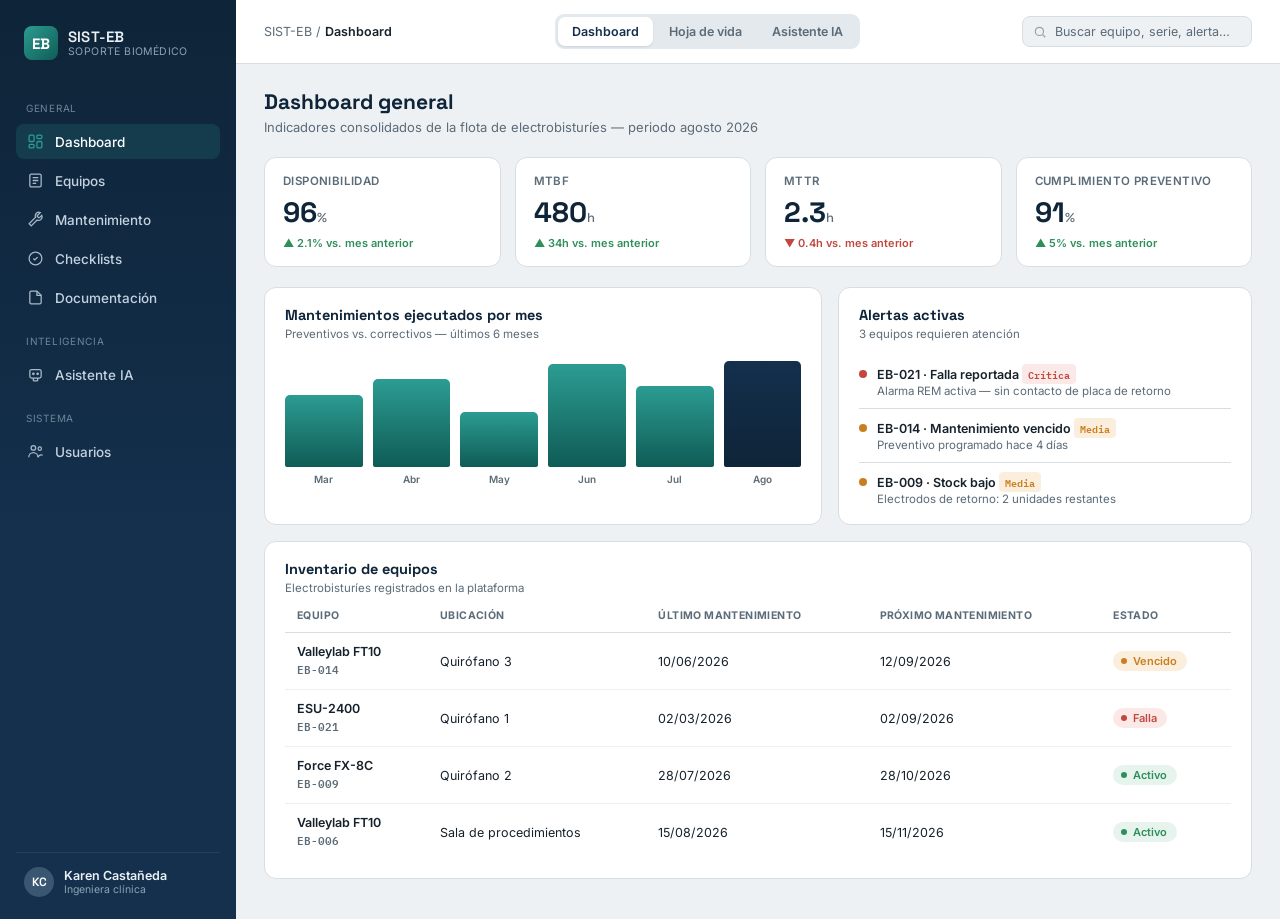
<file: mockups/SIST-EB Mockup Interactivo.html>
<!DOCTYPE html>
<html lang="es">
<head>
<meta charset="UTF-8">
<title>SIST-EB — Mockup de interfaz</title>
<link rel="preconnect" href="https://fonts.googleapis.com">
<link href="https://fonts.googleapis.com/css2?family=Space+Grotesk:wght@500;600;700&family=Inter:wght@400;500;600;700&family=IBM+Plex+Mono:wght@400;500;600&display=swap" rel="stylesheet">
<style>
  :root{
    --navy-950:#0E2438;
    --navy-900:#14304D;
    --navy-800:#1B3F60;
    --teal-700:#0F5C56;
    --teal-600:#1C7C74;
    --teal-500:#2C9C92;
    --bg:#EEF1F4;
    --surface:#FFFFFF;
    --border:#D7DEE3;
    --text:#16212B;
    --text-soft:#5B6B78;
    --ok:#2F8F5B;
    --ok-bg:#E7F4ED;
    --warn:#C97F1E;
    --warn-bg:#FBEEDD;
    --crit:#C2483F;
    --crit-bg:#FBE9E7;
  }
  *{box-sizing:border-box;}
  html,body{margin:0;padding:0;}
  body{
    background:var(--bg);
    color:var(--text);
    font-family:'Inter',sans-serif;
    -webkit-font-smoothing:antialiased;
  }
  .app{
    display:grid;
    grid-template-columns:236px 1fr;
    min-height:100vh;
  }

  /* ---------- SIDEBAR ---------- */
  .sidebar{
    background:linear-gradient(180deg,var(--navy-950),var(--navy-900) 60%);
    color:#EAF1F6;
    padding:22px 16px;
    display:flex;
    flex-direction:column;
    gap:4px;
  }
  .brand{
    display:flex;
    align-items:center;
    gap:10px;
    padding:4px 8px 22px 8px;
  }
  .brand-mark{
    width:34px;height:34px;border-radius:8px;
    background:linear-gradient(135deg,var(--teal-500),var(--teal-700));
    display:flex;align-items:center;justify-content:center;
    font-family:'Space Grotesk',sans-serif;font-weight:700;font-size:15px;color:white;
    flex-shrink:0;
  }
  .brand-text{line-height:1.15;}
  .brand-text .name{font-family:'Space Grotesk',sans-serif;font-weight:600;font-size:15px;letter-spacing:.2px;}
  .brand-text .sub{font-size:10.5px;color:#8CA3B5;letter-spacing:.4px;text-transform:uppercase;}

  .nav-section{font-size:10px;text-transform:uppercase;letter-spacing:.7px;color:#6E8598;margin:16px 10px 6px;}
  .nav-item{
    display:flex;align-items:center;gap:11px;
    padding:9px 11px;border-radius:8px;
    font-size:13.5px;font-weight:500;color:#C3D2DE;
    cursor:pointer;user-select:none;
  }
  .nav-item svg{width:17px;height:17px;flex-shrink:0;opacity:.85;}
  .nav-item:hover{background:rgba(255,255,255,0.06);}
  .nav-item.active{background:rgba(44,156,146,0.18);color:#fff;}
  .nav-item.active svg{opacity:1;color:var(--teal-500);}

  .sidebar-foot{
    margin-top:auto;
    border-top:1px solid rgba(255,255,255,0.08);
    padding-top:14px;
    display:flex;align-items:center;gap:10px;
    padding-left:8px;
  }
  .avatar{
    width:30px;height:30px;border-radius:50%;
    background:#3A5772;color:#fff;font-size:12px;font-weight:600;
    display:flex;align-items:center;justify-content:center;
    font-family:'Space Grotesk',sans-serif;
  }
  .who .n{font-size:12.5px;font-weight:600;color:#EAF1F6;}
  .who .r{font-size:10.5px;color:#8CA3B5;}

  /* ---------- MAIN ---------- */
  .main{display:flex;flex-direction:column;min-height:100vh;}
  .topbar{
    background:var(--surface);
    border-bottom:1px solid var(--border);
    padding:14px 28px;
    display:flex;align-items:center;justify-content:space-between;
  }
  .crumbs{font-size:12.5px;color:var(--text-soft);}
  .crumbs b{color:var(--text);font-weight:600;}
  .tabs{display:flex;gap:2px;background:#E4E9ED;padding:3px;border-radius:9px;}
  .tab-btn{
    border:none;background:transparent;padding:7px 14px;border-radius:7px;
    font-family:'Inter',sans-serif;font-size:12.5px;font-weight:600;color:var(--text-soft);
    cursor:pointer;
  }
  .tab-btn.active{background:var(--surface);color:var(--navy-900);box-shadow:0 1px 2px rgba(20,48,77,.12);}
  .search{
    display:flex;align-items:center;gap:8px;background:var(--bg);border:1px solid var(--border);
    border-radius:8px;padding:7px 10px;font-size:12.5px;color:var(--text-soft);width:230px;
  }
  .search svg{width:14px;height:14px;opacity:.6;flex-shrink:0;}

  .view{padding:24px 28px 40px;flex:1;display:none;}
  .view.active{display:block;}

  h1.page-title{font-family:'Space Grotesk',sans-serif;font-size:21px;margin:0 0 4px;color:var(--navy-950);}
  p.page-sub{font-size:13px;color:var(--text-soft);margin:0 0 22px;}

  /* KPI cards */
  .kpi-row{display:grid;grid-template-columns:repeat(4,1fr);gap:14px;margin-bottom:20px;}
  .kpi{
    background:var(--surface);border:1px solid var(--border);border-radius:12px;
    padding:16px 18px;position:relative;overflow:hidden;
  }
  .kpi .label{font-size:11.5px;color:var(--text-soft);font-weight:600;text-transform:uppercase;letter-spacing:.4px;}
  .kpi .value{font-family:'Space Grotesk',sans-serif;font-size:28px;font-weight:700;color:var(--navy-950);margin-top:6px;}
  .kpi .unit{font-size:13px;font-weight:500;color:var(--text-soft);}
  .kpi .delta{font-size:11px;margin-top:6px;font-weight:600;}
  .kpi .delta.up{color:var(--ok);}
  .kpi .delta.down{color:var(--crit);}
  .kpi .spark{position:absolute;right:14px;bottom:12px;opacity:.9;}

  .grid-2{display:grid;grid-template-columns:1.35fr 1fr;gap:16px;margin-bottom:16px;}
  .card{background:var(--surface);border:1px solid var(--border);border-radius:12px;padding:18px 20px;}
  .card h3{font-family:'Space Grotesk',sans-serif;font-size:14.5px;margin:0 0 3px;color:var(--navy-950);}
  .card .card-sub{font-size:11.5px;color:var(--text-soft);margin:0 0 14px;}

  /* bar chart */
  .bars{display:flex;align-items:flex-end;gap:10px;height:130px;padding-top:6px;}
  .bar-col{flex:1;display:flex;flex-direction:column;align-items:center;justify-content:flex-end;height:100%;gap:6px;}
  .bar{width:100%;border-radius:5px 5px 2px 2px;background:linear-gradient(180deg,var(--teal-500),var(--teal-700));}
  .bar-col .m{font-size:10px;color:var(--text-soft);font-weight:600;}

  /* alerts list */
  .alert-item{display:flex;gap:10px;align-items:flex-start;padding:10px 0;border-bottom:1px solid var(--border);}
  .alert-item:last-child{border-bottom:none;padding-bottom:0;}
  .dot{width:8px;height:8px;border-radius:50%;margin-top:5px;flex-shrink:0;}
  .dot.crit{background:var(--crit);} .dot.warn{background:var(--warn);}
  .alert-item .t{font-size:12.5px;font-weight:600;color:var(--text);}
  .alert-item .d{font-size:11.5px;color:var(--text-soft);margin-top:1px;}
  .tag{font-size:10px;font-family:'IBM Plex Mono',monospace;padding:1px 6px;border-radius:4px;font-weight:600;}
  .tag.crit{background:var(--crit-bg);color:var(--crit);}
  .tag.warn{background:var(--warn-bg);color:var(--warn);}

  /* equipment table */
  table{width:100%;border-collapse:collapse;font-size:12.5px;}
  th{
    text-align:left;font-size:10.5px;text-transform:uppercase;letter-spacing:.4px;
    color:var(--text-soft);padding:0 12px 10px;font-weight:700;border-bottom:1px solid var(--border);
  }
  td{padding:11px 12px;border-bottom:1px solid #EDF0F2;vertical-align:middle;}
  tr:last-child td{border-bottom:none;}
  .id-mono{font-family:'IBM Plex Mono',monospace;font-size:12px;color:var(--navy-900);font-weight:600;}
  .status-pill{
    display:inline-flex;align-items:center;gap:6px;padding:3px 10px 3px 8px;border-radius:20px;
    font-size:11px;font-weight:600;
  }
  .status-pill.ok{background:var(--ok-bg);color:var(--ok);}
  .status-pill.warn{background:var(--warn-bg);color:var(--warn);}
  .status-pill.crit{background:var(--crit-bg);color:var(--crit);}
  .status-pill .sd{width:6px;height:6px;border-radius:50%;background:currentColor;}
  .row-name{font-weight:600;color:var(--text);}
  .row-sub{font-size:11px;color:var(--text-soft);}

  /* ---------- HOJA DE VIDA ---------- */
  .eq-header{
    background:var(--surface);border:1px solid var(--border);border-radius:14px;
    padding:22px 24px;display:flex;gap:22px;margin-bottom:16px;
  }
  .eq-photo{
    width:120px;height:120px;border-radius:12px;flex-shrink:0;
    background:
      radial-gradient(circle at 30% 30%, #2C9C92 0%, #14304D 70%);
    display:flex;align-items:center;justify-content:center;color:#fff;
  }
  .eq-info{flex:1;}
  .eq-info .eq-name-row{display:flex;align-items:center;gap:10px;margin-bottom:2px;}
  .eq-info h2{font-family:'Space Grotesk',sans-serif;font-size:19px;margin:0;color:var(--navy-950);}
  .eq-info .eq-id{font-family:'IBM Plex Mono',monospace;font-size:12px;color:var(--text-soft);margin-bottom:14px;}
  .spec-grid{display:grid;grid-template-columns:repeat(4,1fr);gap:14px;margin-top:12px;}
  .spec-grid .s-label{font-size:10px;text-transform:uppercase;letter-spacing:.4px;color:var(--text-soft);font-weight:700;}
  .spec-grid .s-val{font-size:13px;font-weight:600;color:var(--text);margin-top:2px;}
  .qr-box{
    width:110px;height:110px;flex-shrink:0;background:var(--surface);border:1px solid var(--border);
    border-radius:10px;display:flex;align-items:center;justify-content:center;flex-direction:column;gap:6px;
  }

  .vitals{display:grid;grid-template-columns:repeat(3,1fr);gap:14px;margin-bottom:16px;}
  .vital-card{background:var(--navy-900);border-radius:12px;padding:14px 16px;color:#EAF1F6;position:relative;overflow:hidden;}
  .vital-card .vl{font-size:10.5px;text-transform:uppercase;letter-spacing:.5px;color:#9FB6C6;font-weight:600;}
  .vital-card .vv{font-family:'IBM Plex Mono',monospace;font-size:22px;font-weight:600;margin-top:4px;color:#fff;}
  .vital-card .vv span{font-size:12px;color:#9FB6C6;}
  .wave{margin-top:8px;opacity:.85;}

  .sub-tabs{display:flex;gap:22px;border-bottom:1px solid var(--border);margin-bottom:16px;}
  .sub-tab{padding:9px 2px;font-size:13px;font-weight:600;color:var(--text-soft);cursor:pointer;border-bottom:2px solid transparent;}
  .sub-tab.active{color:var(--navy-950);border-bottom-color:var(--teal-600);}

  .timeline{display:flex;flex-direction:column;}
  .t-item{display:flex;gap:14px;padding-bottom:20px;position:relative;}
  .t-item:not(:last-child)::before{
    content:"";position:absolute;left:5.5px;top:16px;bottom:0;width:1.5px;background:var(--border);
  }
  .t-dot{width:12px;height:12px;border-radius:50%;margin-top:3px;flex-shrink:0;border:2px solid var(--surface);box-shadow:0 0 0 1.5px currentColor;}
  .t-dot.ok{color:var(--ok);background:var(--ok);}
  .t-dot.warn{color:var(--warn);background:var(--warn);}
  .t-body .t-title{font-size:13px;font-weight:600;color:var(--text);}
  .t-body .t-meta{font-size:11.5px;color:var(--text-soft);margin-top:1px;}
  .t-body .t-desc{font-size:12px;color:var(--text-soft);margin-top:5px;background:var(--bg);padding:8px 10px;border-radius:8px;}

  /* ---------- ASISTENTE IA ---------- */
  .chat-wrap{display:grid;grid-template-columns:1fr 260px;gap:16px;}
  .chat-panel{background:var(--surface);border:1px solid var(--border);border-radius:14px;display:flex;flex-direction:column;height:600px;}
  .chat-head{padding:14px 18px;border-bottom:1px solid var(--border);display:flex;align-items:center;gap:10px;}
  .chat-head .ai-dot{width:9px;height:9px;border-radius:50%;background:var(--ok);box-shadow:0 0 0 3px var(--ok-bg);}
  .chat-head b{font-size:13.5px;}
  .chat-head span{font-size:11.5px;color:var(--text-soft);}
  .chat-body{flex:1;padding:18px;overflow-y:auto;display:flex;flex-direction:column;gap:14px;}
  .msg{max-width:78%;padding:12px 14px;border-radius:12px;font-size:13px;line-height:1.5;}
  .msg.user{align-self:flex-end;background:var(--navy-900);color:#fff;border-bottom-right-radius:3px;}
  .msg.ai{align-self:flex-start;background:var(--bg);color:var(--text);border-bottom-left-radius:3px;}
  .msg.ai .cite{
    margin-top:9px;padding-top:8px;border-top:1px solid var(--border);
    font-size:11px;color:var(--teal-700);font-weight:600;display:flex;align-items:center;gap:5px;
  }
  .chat-input{padding:14px 16px;border-top:1px solid var(--border);display:flex;gap:10px;align-items:center;}
  .chat-input input{
    flex:1;border:1px solid var(--border);background:var(--bg);border-radius:9px;padding:10px 12px;
    font-family:'Inter';font-size:13px;color:var(--text);
  }
  .send-btn{
    background:var(--teal-600);border:none;width:38px;height:38px;border-radius:9px;
    display:flex;align-items:center;justify-content:center;cursor:pointer;flex-shrink:0;
  }
  .send-btn svg{width:16px;height:16px;color:#fff;}

  .side-panel .card{margin-bottom:14px;}
  .doc-chip{display:flex;align-items:center;gap:9px;padding:8px 0;border-bottom:1px solid #EDF0F2;font-size:12px;}
  .doc-chip:last-child{border-bottom:none;}
  .doc-ic{width:26px;height:26px;border-radius:6px;background:var(--teal-500);color:#fff;display:flex;align-items:center;justify-content:center;flex-shrink:0;}
  .doc-name{font-weight:600;color:var(--text);}
  .doc-meta{font-size:10.5px;color:var(--text-soft);}
  .suggestion{
    font-size:12px;padding:9px 11px;border:1px solid var(--border);border-radius:9px;margin-bottom:8px;
    color:var(--navy-900);font-weight:500;cursor:pointer;
  }
  .suggestion:hover{border-color:var(--teal-500);background:#F3FAF9;}

  ::-webkit-scrollbar{width:8px;}
  ::-webkit-scrollbar-thumb{background:#C7D1D8;border-radius:8px;}
</style>
</head>
<body>
<div class="app">

  <!-- SIDEBAR -->
  <aside class="sidebar">
    <div class="brand">
      <div class="brand-mark">EB</div>
      <div class="brand-text">
        <div class="name">SIST-EB</div>
        <div class="sub">Soporte Biomédico</div>
      </div>
    </div>

    <div class="nav-section">General</div>
    <div class="nav-item active" onclick="showView('dashboard')">
      <svg viewBox="0 0 24 24" fill="none" stroke="currentColor" stroke-width="1.8"><rect x="3" y="3" width="7" height="9" rx="1.5"/><rect x="14" y="3" width="7" height="5" rx="1.5"/><rect x="14" y="12" width="7" height="9" rx="1.5"/><rect x="3" y="16" width="7" height="5" rx="1.5"/></svg>
      Dashboard
    </div>
    <div class="nav-item" onclick="showView('ficha')">
      <svg viewBox="0 0 24 24" fill="none" stroke="currentColor" stroke-width="1.8"><rect x="4" y="3" width="16" height="18" rx="2"/><path d="M8 8h8M8 12h8M8 16h5"/></svg>
      Equipos
    </div>
    <div class="nav-item">
      <svg viewBox="0 0 24 24" fill="none" stroke="currentColor" stroke-width="1.8"><path d="M14.7 6.3a1 1 0 000 1.4l1.6 1.6a1 1 0 001.4 0l3.1-3.1a5 5 0 01-6.6 6.6L6 21l-3-3 9.2-9.2a5 5 0 016.6-6.6l-3.1 3.1z"/></svg>
      Mantenimiento
    </div>
    <div class="nav-item">
      <svg viewBox="0 0 24 24" fill="none" stroke="currentColor" stroke-width="1.8"><path d="M9 12l2 2 4-4"/><circle cx="12" cy="12" r="9"/></svg>
      Checklists
    </div>
    <div class="nav-item">
      <svg viewBox="0 0 24 24" fill="none" stroke="currentColor" stroke-width="1.8"><path d="M14 3H6a2 2 0 00-2 2v14a2 2 0 002 2h12a2 2 0 002-2V9z"/><path d="M14 3v6h6"/></svg>
      Documentación
    </div>

    <div class="nav-section">Inteligencia</div>
    <div class="nav-item" onclick="showView('asistente')">
      <svg viewBox="0 0 24 24" fill="none" stroke="currentColor" stroke-width="1.8"><rect x="4" y="5" width="16" height="12" rx="2.5"/><path d="M9 21h6M9 17v4M15 17v4"/><circle cx="9" cy="11" r="1"/><circle cx="15" cy="11" r="1"/></svg>
      Asistente IA
    </div>

    <div class="nav-section">Sistema</div>
    <div class="nav-item">
      <svg viewBox="0 0 24 24" fill="none" stroke="currentColor" stroke-width="1.8"><circle cx="9" cy="7" r="3.2"/><path d="M2.5 20a6.5 6.5 0 0113 0"/><circle cx="18" cy="8" r="2.4"/><path d="M15.5 20a5 5 0 016.7-2.7"/></svg>
      Usuarios
    </div>

    <div class="sidebar-foot">
      <div class="avatar">KC</div>
      <div class="who">
        <div class="n">Karen Castañeda</div>
        <div class="r">Ingeniera clínica</div>
      </div>
    </div>
  </aside>

  <!-- MAIN -->
  <div class="main">
    <div class="topbar">
      <div class="crumbs" id="crumbs">SIST-EB / <b>Dashboard</b></div>
      <div class="tabs">
        <button class="tab-btn active" onclick="showView('dashboard')">Dashboard</button>
        <button class="tab-btn" onclick="showView('ficha')">Hoja de vida</button>
        <button class="tab-btn" onclick="showView('asistente')">Asistente IA</button>
      </div>
      <div class="search">
        <svg viewBox="0 0 24 24" fill="none" stroke="currentColor" stroke-width="2"><circle cx="11" cy="11" r="7"/><path d="M21 21l-4.3-4.3"/></svg>
        Buscar equipo, serie, alerta…
      </div>
    </div>

    <!-- ===================== DASHBOARD ===================== -->
    <div class="view active" id="view-dashboard">
      <h1 class="page-title">Dashboard general</h1>
      <p class="page-sub">Indicadores consolidados de la flota de electrobisturíes — periodo agosto 2026</p>

      <div class="kpi-row">
        <div class="kpi">
          <div class="label">Disponibilidad</div>
          <div class="value">96<span class="unit">%</span></div>
          <div class="delta up">▲ 2.1% vs. mes anterior</div>
        </div>
        <div class="kpi">
          <div class="label">MTBF</div>
          <div class="value">480<span class="unit">h</span></div>
          <div class="delta up">▲ 34h vs. mes anterior</div>
        </div>
        <div class="kpi">
          <div class="label">MTTR</div>
          <div class="value">2.3<span class="unit">h</span></div>
          <div class="delta down">▼ 0.4h vs. mes anterior</div>
        </div>
        <div class="kpi">
          <div class="label">Cumplimiento preventivo</div>
          <div class="value">91<span class="unit">%</span></div>
          <div class="delta up">▲ 5% vs. mes anterior</div>
        </div>
      </div>

      <div class="grid-2">
        <div class="card">
          <h3>Mantenimientos ejecutados por mes</h3>
          <p class="card-sub">Preventivos vs. correctivos — últimos 6 meses</p>
          <div class="bars">
            <div class="bar-col"><div class="bar" style="height:58%"></div><div class="m">Mar</div></div>
            <div class="bar-col"><div class="bar" style="height:71%"></div><div class="m">Abr</div></div>
            <div class="bar-col"><div class="bar" style="height:44%"></div><div class="m">May</div></div>
            <div class="bar-col"><div class="bar" style="height:83%"></div><div class="m">Jun</div></div>
            <div class="bar-col"><div class="bar" style="height:65%"></div><div class="m">Jul</div></div>
            <div class="bar-col"><div class="bar" style="height:95%;background:linear-gradient(180deg,#14304D,#0E2438);"></div><div class="m">Ago</div></div>
          </div>
        </div>

        <div class="card">
          <h3>Alertas activas</h3>
          <p class="card-sub">3 equipos requieren atención</p>
          <div class="alert-item">
            <div class="dot crit"></div>
            <div>
              <div class="t">EB-021 · Falla reportada <span class="tag crit">Crítica</span></div>
              <div class="d">Alarma REM activa — sin contacto de placa de retorno</div>
            </div>
          </div>
          <div class="alert-item">
            <div class="dot warn"></div>
            <div>
              <div class="t">EB-014 · Mantenimiento vencido <span class="tag warn">Media</span></div>
              <div class="d">Preventivo programado hace 4 días</div>
            </div>
          </div>
          <div class="alert-item">
            <div class="dot warn"></div>
            <div>
              <div class="t">EB-009 · Stock bajo <span class="tag warn">Media</span></div>
              <div class="d">Electrodos de retorno: 2 unidades restantes</div>
            </div>
          </div>
        </div>
      </div>

      <div class="card">
        <h3>Inventario de equipos</h3>
        <p class="card-sub">Electrobisturíes registrados en la plataforma</p>
        <table>
          <thead>
            <tr><th>Equipo</th><th>Ubicación</th><th>Último mantenimiento</th><th>Próximo mantenimiento</th><th>Estado</th></tr>
          </thead>
          <tbody>
            <tr>
              <td><span class="row-name">Valleylab FT10</span><br><span class="row-sub id-mono">EB-014</span></td>
              <td>Quirófano 3</td>
              <td>10/06/2026</td>
              <td>12/09/2026</td>
              <td><span class="status-pill warn"><span class="sd"></span>Vencido</span></td>
            </tr>
            <tr>
              <td><span class="row-name">ESU-2400</span><br><span class="row-sub id-mono">EB-021</span></td>
              <td>Quirófano 1</td>
              <td>02/03/2026</td>
              <td>02/09/2026</td>
              <td><span class="status-pill crit"><span class="sd"></span>Falla</span></td>
            </tr>
            <tr>
              <td><span class="row-name">Force FX-8C</span><br><span class="row-sub id-mono">EB-009</span></td>
              <td>Quirófano 2</td>
              <td>28/07/2026</td>
              <td>28/10/2026</td>
              <td><span class="status-pill ok"><span class="sd"></span>Activo</span></td>
            </tr>
            <tr>
              <td><span class="row-name">Valleylab FT10</span><br><span class="row-sub id-mono">EB-006</span></td>
              <td>Sala de procedimientos</td>
              <td>15/08/2026</td>
              <td>15/11/2026</td>
              <td><span class="status-pill ok"><span class="sd"></span>Activo</span></td>
            </tr>
          </tbody>
        </table>
      </div>
    </div>

    <!-- ===================== FICHA / HOJA DE VIDA ===================== -->
    <div class="view" id="view-ficha">
      <h1 class="page-title">Hoja de vida del equipo</h1>
      <p class="page-sub">Ficha técnica, historial y documentación del electrobisturí</p>

      <div class="eq-header">
        <div class="eq-photo">
          <svg width="46" height="46" viewBox="0 0 24 24" fill="none" stroke="white" stroke-width="1.6"><path d="M6 3v6a3 3 0 003 3v9M12 21v-9a3 3 0 003-3V3M18 3v18"/></svg>
        </div>
        <div class="eq-info">
          <div class="eq-name-row">
            <h2>Electrobisturí — Valleylab FT10</h2>
            <span class="status-pill warn"><span class="sd"></span>Mantenimiento vencido</span>
          </div>
          <div class="eq-id">ID EB-014 &nbsp;·&nbsp; Serie VLB-FT10-000123</div>
          <div class="spec-grid">
            <div><div class="s-label">Fabricante</div><div class="s-val">Medtronic</div></div>
            <div><div class="s-label">Año</div><div class="s-val">2019</div></div>
            <div><div class="s-label">Servicio</div><div class="s-val">Cirugía general</div></div>
            <div><div class="s-label">Ubicación</div><div class="s-val">Quirófano 3</div></div>
          </div>
        </div>
        <div class="qr-box">
          <svg width="54" height="54" viewBox="0 0 54 54"><rect width="54" height="54" fill="white"/>
            <g fill="#14304D">
              <rect x="2" y="2" width="14" height="14"/><rect x="6" y="6" width="6" height="6" fill="white"/>
              <rect x="38" y="2" width="14" height="14"/><rect x="42" y="6" width="6" height="6" fill="white"/>
              <rect x="2" y="38" width="14" height="14"/><rect x="6" y="42" width="6" height="6" fill="white"/>
              <rect x="20" y="2" width="4" height="4"/><rect x="28" y="2" width="4" height="4"/>
              <rect x="20" y="10" width="4" height="4"/><rect x="20" y="20" width="4" height="4"/>
              <rect x="28" y="20" width="4" height="4"/><rect x="36" y="20" width="4" height="4"/>
              <rect x="44" y="24" width="4" height="4"/><rect x="20" y="28" width="4" height="4"/>
              <rect x="20" y="36" width="4" height="4"/><rect x="28" y="36" width="4" height="4"/>
              <rect x="36" y="36" width="4" height="4"/><rect x="44" y="40" width="4" height="4"/>
              <rect x="28" y="44" width="4" height="4"/><rect x="36" y="44" width="4" height="4"/>
            </g>
          </svg>
          <span style="font-size:9.5px;color:var(--text-soft);font-weight:600;">EB-014</span>
        </div>
      </div>

      <div class="vitals">
        <div class="vital-card">
          <div class="vl">Corriente de fuga</div>
          <div class="vv">42<span> µA</span></div>
          <svg class="wave" width="100%" height="26" viewBox="0 0 200 26" preserveAspectRatio="none"><polyline points="0,18 20,10 40,20 60,6 80,16 100,9 120,19 140,8 160,17 180,11 200,15" fill="none" stroke="#2C9C92" stroke-width="2"/></svg>
        </div>
        <div class="vital-card">
          <div class="vl">Potencia de salida</div>
          <div class="vv">98<span>% spec</span></div>
          <svg class="wave" width="100%" height="26" viewBox="0 0 200 26" preserveAspectRatio="none"><polyline points="0,14 20,15 40,13 60,14 80,12 100,14 120,13 140,14 160,12 180,13 200,14" fill="none" stroke="#2C9C92" stroke-width="2"/></svg>
        </div>
        <div class="vital-card">
          <div class="vl">Contacto placa REM</div>
          <div class="vv">OK</div>
          <svg class="wave" width="100%" height="26" viewBox="0 0 200 26" preserveAspectRatio="none"><polyline points="0,20 20,19 40,20 60,18 80,20 100,19 120,20 140,19 160,20 180,18 200,19" fill="none" stroke="#2C9C92" stroke-width="2"/></svg>
        </div>
      </div>

      <div class="sub-tabs">
        <div class="sub-tab active">Historial de mantenimiento</div>
        <div class="sub-tab">Accesorios e inventario</div>
        <div class="sub-tab">Documentación técnica</div>
      </div>

      <div class="card">
        <div class="timeline">
          <div class="t-item">
            <div class="t-dot warn"></div>
            <div class="t-body">
              <div class="t-title">Mantenimiento preventivo — pendiente</div>
              <div class="t-meta">Programado 12/09/2026 · Vencido hace 4 días</div>
            </div>
          </div>
          <div class="t-item">
            <div class="t-dot ok"></div>
            <div class="t-body">
              <div class="t-title">Mantenimiento preventivo — ejecutado</div>
              <div class="t-meta">10/06/2026 · Téc. Camila Rojas</div>
              <div class="t-desc">Verificación de seguridad eléctrica: fuga de corriente 38 µA (dentro de especificación). Prueba de potencia de salida conforme. Sin hallazgos.</div>
            </div>
          </div>
          <div class="t-item">
            <div class="t-dot warn"></div>
            <div class="t-body">
              <div class="t-title">Mantenimiento correctivo — placa de retorno</div>
              <div class="t-meta">02/03/2026 · Téc. Andrés Peña</div>
              <div class="t-desc">Reemplazo de cable de la placa de retorno por daño en el conector. Se validó alarma REM tras la intervención.</div>
            </div>
          </div>
        </div>
      </div>
    </div>

    <!-- ===================== ASISTENTE IA ===================== -->
    <div class="view" id="view-asistente">
      <h1 class="page-title">Asistente técnico IA</h1>
      <p class="page-sub">Responde únicamente con base en la documentación cargada del equipo, citando la fuente</p>

      <div class="chat-wrap">
        <div class="chat-panel">
          <div class="chat-head">
            <div class="ai-dot"></div>
            <div>
              <b>Asistente SIST-EB</b><br>
              <span>Contexto activo: Electrobisturí EB-014 · Valleylab FT10</span>
            </div>
          </div>
          <div class="chat-body">
            <div class="msg user">¿Qué significa la alarma REM?</div>
            <div class="msg ai">
              La alarma REM (Return Electrode Monitoring) indica que el sistema detectó un contacto insuficiente entre la placa de retorno y la piel del paciente. Esto puede deberse a un electrodo mal adherido, un cable dañado o un área de contacto insuficiente.<br><br>
              Acción recomendada: verificar la adhesión de la placa, inspeccionar el cable de conexión y confirmar que el área de piel esté limpia y seca antes de reintentar.
              <div class="cite">
                <svg width="12" height="12" viewBox="0 0 24 24" fill="none" stroke="currentColor" stroke-width="2"><path d="M14 3H6a2 2 0 00-2 2v14a2 2 0 002 2h12a2 2 0 002-2V9z"/><path d="M14 3v6h6"/></svg>
                Manual de servicio Valleylab FT10 — sección 4.2
              </div>
            </div>
            <div class="msg user">¿Qué mantenimiento preventivo requiere este equipo?</div>
            <div class="msg ai">
              Según el protocolo cargado, el electrobisturí requiere mantenimiento preventivo trimestral que incluye: prueba de fuga de corriente, verificación de potencia de salida en los modos de corte y coagulación, inspección de cables y electrodos, y prueba funcional del sistema REM.
              <div class="cite">
                <svg width="12" height="12" viewBox="0 0 24 24" fill="none" stroke="currentColor" stroke-width="2"><path d="M14 3H6a2 2 0 00-2 2v14a2 2 0 002 2h12a2 2 0 002-2V9z"/><path d="M14 3v6h6"/></svg>
                Protocolo de mantenimiento preventivo — v2.1
              </div>
            </div>
          </div>
          <div class="chat-input">
            <input type="text" placeholder="Escribe tu pregunta sobre este equipo…">
            <button class="send-btn">
              <svg viewBox="0 0 24 24" fill="none" stroke="currentColor" stroke-width="2"><path d="M22 2L11 13M22 2l-7 20-4-9-9-4 20-7z"/></svg>
            </button>
          </div>
        </div>

        <div class="side-panel">
          <div class="card">
            <h3>Documentos cargados</h3>
            <p class="card-sub">Base de conocimiento del equipo</p>
            <div class="doc-chip">
              <div class="doc-ic"><svg width="13" height="13" viewBox="0 0 24 24" fill="none" stroke="white" stroke-width="2"><path d="M14 3H6a2 2 0 00-2 2v14a2 2 0 002 2h12a2 2 0 002-2V9z"/></svg></div>
              <div><div class="doc-name">Manual de servicio FT10</div><div class="doc-meta">PDF · 84 páginas</div></div>
            </div>
            <div class="doc-chip">
              <div class="doc-ic"><svg width="13" height="13" viewBox="0 0 24 24" fill="none" stroke="white" stroke-width="2"><path d="M14 3H6a2 2 0 00-2 2v14a2 2 0 002 2h12a2 2 0 002-2V9z"/></svg></div>
              <div><div class="doc-name">Protocolo preventivo v2.1</div><div class="doc-meta">PDF · 12 páginas</div></div>
            </div>
            <div class="doc-chip">
              <div class="doc-ic"><svg width="13" height="13" viewBox="0 0 24 24" fill="none" stroke="white" stroke-width="2"><path d="M14 3H6a2 2 0 00-2 2v14a2 2 0 002 2h12a2 2 0 002-2V9z"/></svg></div>
              <div><div class="doc-name">IEC 60601-2-2 (resumen)</div><div class="doc-meta">PDF · 6 páginas</div></div>
            </div>
          </div>

          <div class="card">
            <h3>Preguntas sugeridas</h3>
            <div class="suggestion">¿Qué IEC aplica a este equipo?</div>
            <div class="suggestion">¿Qué instrumento necesito para la prueba de fuga?</div>
            <div class="suggestion">¿Cada cuánto se cambia el cable REM?</div>
          </div>
        </div>
      </div>
    </div>

  </div>
</div>

<script>
function showView(name){
  document.querySelectorAll('.view').forEach(v => v.classList.remove('active'));
  document.getElementById('view-' + name).classList.add('active');
  document.querySelectorAll('.tab-btn').forEach(b => b.classList.remove('active'));
  document.querySelectorAll('.nav-item').forEach(b => b.classList.remove('active'));
  const idx = {dashboard:0, ficha:1, asistente:2}[name];
  document.querySelectorAll('.tab-btn')[idx].classList.add('active');
  const labels = {dashboard:'Dashboard', ficha:'Hoja de vida', asistente:'Asistente IA'};
  document.getElementById('crumbs').innerHTML = 'SIST-EB / <b>' + labels[name] + '</b>';
  if(name==='dashboard') document.querySelectorAll('.nav-item')[0].classList.add('active');
  if(name==='ficha') document.querySelectorAll('.nav-item')[1].classList.add('active');
  if(name==='asistente') document.querySelectorAll('.nav-item')[4].classList.add('active');
}
</script>
</body>
</html>
</file>
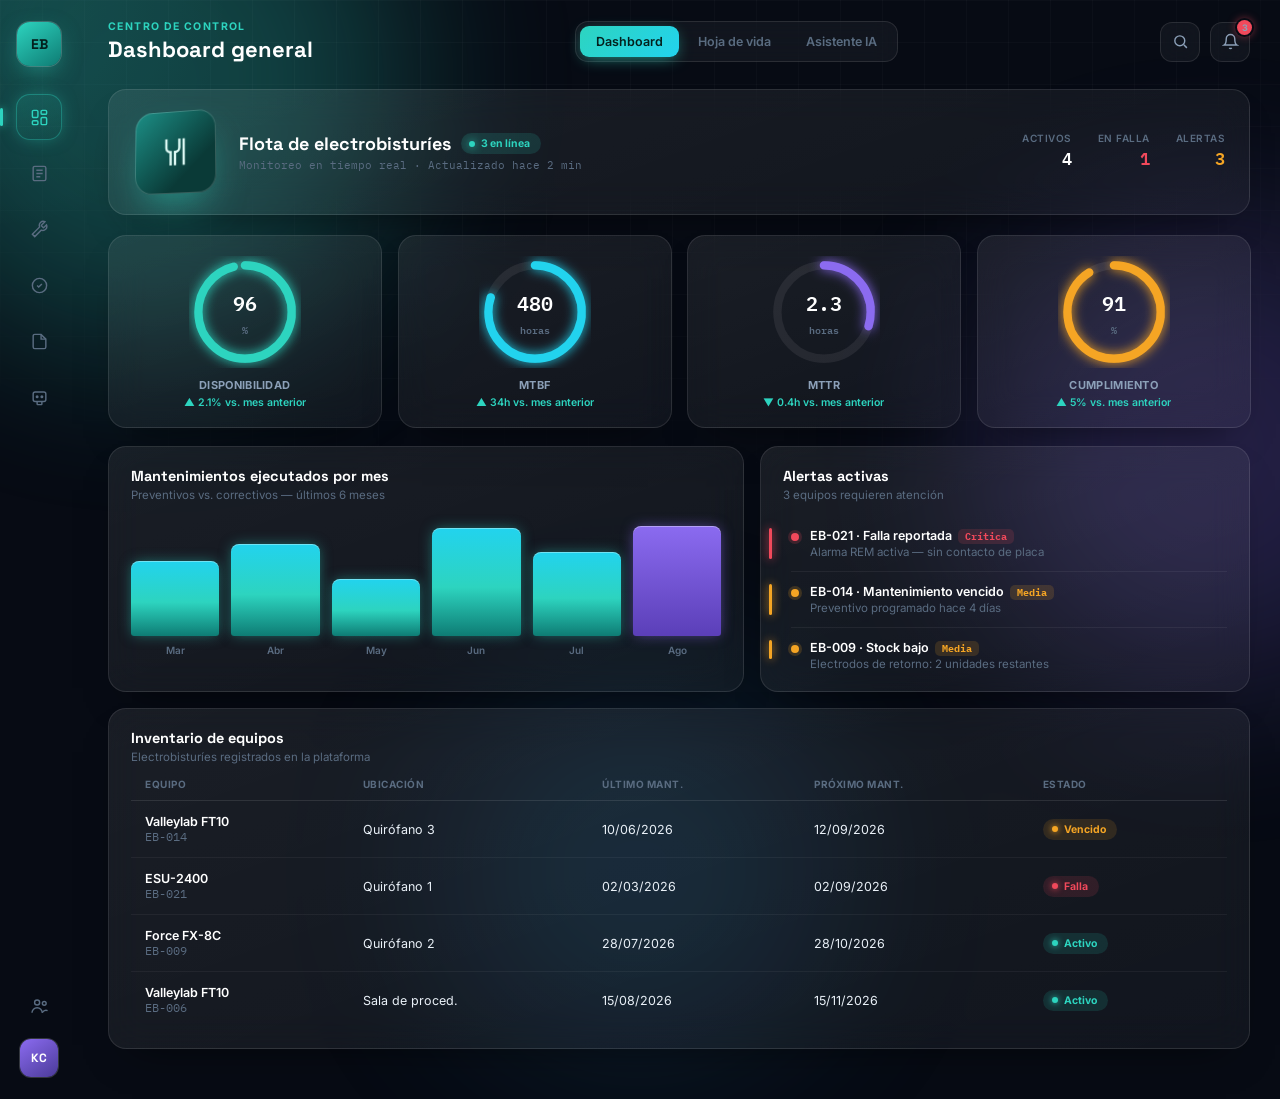
<file: mockups/SIST-EB_Mockup_3D.html>
<!DOCTYPE html>
<html lang="es">
<head>
<meta charset="UTF-8">
<title>SIST-EB — Centro de Control</title>
<link rel="preconnect" href="https://fonts.googleapis.com">
<link href="https://fonts.googleapis.com/css2?family=Space+Grotesk:wght@500;600;700&family=Inter:wght@400;500;600;700&family=IBM+Plex+Mono:wght@400;500;600&display=swap" rel="stylesheet">
<style>
:root{
  --void:#070B14;
  --deep:#0B1425;
  --deep2:#0F1B30;
  --glass:rgba(255,255,255,0.045);
  --glass-hi:rgba(255,255,255,0.08);
  --border:rgba(255,255,255,0.10);
  --border-hi:rgba(255,255,255,0.18);
  --cyan:#2DD4BF;
  --cyan-2:#22D3EE;
  --violet:#8B6BF0;
  --amber:#F5A524;
  --red:#F1495B;
  --text:#EAF1F8;
  --text-soft:#8CA0B8;
  --text-dim:#5A6C81;
}
*{box-sizing:border-box;}
html,body{margin:0;padding:0;}
body{
  background:var(--void);
  color:var(--text);
  font-family:'Inter',sans-serif;
  -webkit-font-smoothing:antialiased;
  min-height:100vh;
  overflow-x:hidden;
}

/* ---------- decorative background ---------- */
.bg-fx{position:fixed;inset:0;z-index:0;pointer-events:none;}
.bg-fx .orb{position:absolute;border-radius:50%;filter:blur(90px);opacity:.28;}
.bg-fx .o1{width:520px;height:520px;background:var(--cyan);top:-180px;left:-120px;}
.bg-fx .o2{width:460px;height:460px;background:var(--violet);top:220px;right:-160px;opacity:.22;}
.bg-fx .o3{width:380px;height:380px;background:#1E6F9C;bottom:-160px;left:35%;opacity:.20;}
.bg-fx .grid{
  position:absolute;inset:0;
  background-image:
    linear-gradient(rgba(255,255,255,0.025) 1px, transparent 1px),
    linear-gradient(90deg, rgba(255,255,255,0.025) 1px, transparent 1px);
  background-size:42px 42px;
  mask-image:radial-gradient(ellipse 80% 60% at 50% 0%, black 40%, transparent 100%);
}

.app{position:relative;z-index:1;display:flex;min-height:100vh;}

/* ---------- ICON RAIL (redistribuido) ---------- */
.rail{
  width:78px;flex-shrink:0;
  display:flex;flex-direction:column;align-items:center;
  padding:22px 0;gap:6px;
}
.rail-logo{
  width:44px;height:44px;border-radius:13px;margin-bottom:22px;
  background:linear-gradient(145deg,var(--cyan),#0E7C74);
  display:flex;align-items:center;justify-content:center;
  font-family:'Space Grotesk';font-weight:700;font-size:14px;color:#04201D;
  box-shadow:0 0 0 1px var(--border-hi), 0 8px 24px -6px rgba(45,212,191,0.55);
}
.rail-btn{
  width:46px;height:46px;border-radius:14px;
  display:flex;align-items:center;justify-content:center;
  color:var(--text-dim);cursor:pointer;position:relative;margin-bottom:4px;
  transition:.15s;
}
.rail-btn svg{width:19px;height:19px;}
.rail-btn:hover{color:var(--text-soft);background:var(--glass);}
.rail-btn.active{
  color:var(--cyan);
  background:linear-gradient(160deg, rgba(45,212,191,0.16), rgba(45,212,191,0.04));
  box-shadow:inset 0 0 0 1px rgba(45,212,191,0.35), 0 0 18px -4px rgba(45,212,191,0.5);
}
.rail-btn.active::before{
  content:"";position:absolute;left:-16px;top:50%;transform:translateY(-50%);
  width:3px;height:18px;border-radius:3px;background:var(--cyan);
  box-shadow:0 0 8px var(--cyan);
}
.rail-spacer{flex:1;}
.rail-avatar{
  width:38px;height:38px;border-radius:11px;
  background:linear-gradient(145deg,var(--violet),#4B3B99);
  display:flex;align-items:center;justify-content:center;
  font-family:'Space Grotesk';font-weight:700;font-size:12px;color:#fff;
  box-shadow:0 0 0 1px var(--border-hi);
}

/* ---------- MAIN ---------- */
.main{flex:1;padding:20px 30px 50px;min-width:0;}

.topbar{
  display:flex;align-items:center;justify-content:space-between;
  margin-bottom:26px;gap:20px;
}
.topbar-title{}
.topbar-title .eyebrow{font-size:10.5px;letter-spacing:1.4px;color:var(--cyan);font-weight:700;text-transform:uppercase;}
.topbar-title h1{font-family:'Space Grotesk';font-size:22px;margin:2px 0 0;color:#fff;}

.segmented{
  display:flex;gap:3px;padding:4px;border-radius:13px;
  background:var(--glass);border:1px solid var(--border);
  backdrop-filter:blur(14px);
}
.seg-btn{
  border:none;background:transparent;color:var(--text-dim);
  font-family:'Inter';font-size:12.5px;font-weight:600;padding:8px 16px;border-radius:9px;cursor:pointer;
  transition:.15s;
}
.seg-btn.active{
  color:#04201D;
  background:linear-gradient(135deg,var(--cyan),var(--cyan-2));
  box-shadow:0 4px 16px -4px rgba(45,212,191,.7);
}

.top-actions{display:flex;align-items:center;gap:10px;}
.icon-btn{
  width:40px;height:40px;border-radius:12px;background:var(--glass);border:1px solid var(--border);
  display:flex;align-items:center;justify-content:center;color:var(--text-soft);cursor:pointer;position:relative;
  backdrop-filter:blur(14px);
}
.icon-btn svg{width:17px;height:17px;}
.icon-btn .badge{
  position:absolute;top:-3px;right:-3px;width:15px;height:15px;border-radius:50%;
  background:var(--red);font-size:9px;display:flex;align-items:center;justify-content:center;font-weight:700;
  box-shadow:0 0 0 2px var(--void), 0 0 10px rgba(241,73,91,.8);
  animation:pulse-badge 2s infinite;
}
@keyframes pulse-badge{0%,100%{transform:scale(1);}50%{transform:scale(1.15);}}

.views{}
.view{display:none;}
.view.active{display:block;animation:fadein .35s ease;}
@keyframes fadein{from{opacity:0;transform:translateY(6px);}to{opacity:1;transform:none;}}

/* ---------- GLASS CARD ---------- */
.glass{
  background:linear-gradient(160deg, var(--glass-hi), var(--glass));
  border:1px solid var(--border);
  border-radius:18px;
  backdrop-filter:blur(18px);
  box-shadow:0 20px 40px -24px rgba(0,0,0,.6);
}
.glass h3{font-family:'Space Grotesk';font-size:14.5px;margin:0 0 3px;color:#fff;}
.glass .sub{font-size:11.5px;color:var(--text-dim);margin:0 0 14px;}

/* ---------- HERO EQUIPMENT STRIP ---------- */
.hero{
  display:flex;align-items:center;gap:22px;padding:20px 24px;margin-bottom:20px;
}
.hero-3d{
  width:84px;height:84px;flex-shrink:0;border-radius:18px;position:relative;
  perspective:600px;
}
.hero-3d .face{
  position:absolute;inset:0;border-radius:18px;
  background:linear-gradient(135deg,#1c8f86,#0a3a37 70%);
  transform:rotateX(12deg) rotateY(-16deg);
  box-shadow:0 18px 36px -10px rgba(45,212,191,.5), inset 0 0 0 1px rgba(255,255,255,.18);
  display:flex;align-items:center;justify-content:center;
}
.hero-3d .face svg{width:36px;height:36px;color:#DFFBF6;}
.hero-info{flex:1;}
.hero-info .eq-title{display:flex;align-items:center;gap:10px;}
.hero-info h2{font-family:'Space Grotesk';font-size:18px;margin:0;color:#fff;}
.hero-info .id-chip{
  font-family:'IBM Plex Mono';font-size:11px;color:var(--text-dim);margin-top:3px;
}
.live-pill{
  display:inline-flex;align-items:center;gap:6px;padding:4px 11px 4px 8px;border-radius:20px;font-size:10.5px;font-weight:700;
}
.live-pill .d{width:6px;height:6px;border-radius:50%;background:currentColor;box-shadow:0 0 8px currentColor;}
.live-pill.warn{background:rgba(245,165,36,.14);color:var(--amber);}
.live-pill.crit{background:rgba(241,73,91,.14);color:var(--red);}
.live-pill.ok{background:rgba(45,212,191,.14);color:var(--cyan);}
.hero-stats{display:flex;gap:26px;}
.hero-stat{text-align:right;}
.hero-stat .hl{font-size:10px;text-transform:uppercase;letter-spacing:.5px;color:var(--text-dim);font-weight:600;}
.hero-stat .hv{font-family:'IBM Plex Mono';font-size:17px;font-weight:600;color:#fff;}

/* ---------- GAUGES ---------- */
.gauge-row{display:grid;grid-template-columns:repeat(4,1fr);gap:16px;margin-bottom:18px;}
.gauge-card{padding:20px 16px 18px;text-align:center;position:relative;}
.gauge{
  width:112px;height:112px;border-radius:50%;margin:0 auto 10px;position:relative;
  display:flex;align-items:center;justify-content:center;
}
.gauge svg{position:absolute;inset:0;transform:rotate(-90deg);}
.gauge .track{fill:none;stroke:rgba(255,255,255,.07);stroke-width:9;}
.gauge .fill{fill:none;stroke-width:9;stroke-linecap:round;filter:drop-shadow(0 0 6px currentColor);}
.gauge .gval{font-family:'IBM Plex Mono';font-size:20px;font-weight:600;color:#fff;position:relative;z-index:1;}
.gauge .gunit{font-size:10px;color:var(--text-dim);display:block;margin-top:1px;}
.gauge-card .glabel{font-size:11px;font-weight:700;letter-spacing:.3px;color:var(--text-soft);text-transform:uppercase;}
.gauge-card .gdelta{font-size:10.5px;margin-top:4px;font-weight:600;}
.gdelta.up{color:var(--cyan);} .gdelta.down{color:var(--red);}

/* ---------- CHART + ALERTS ---------- */
.grid-2{display:grid;grid-template-columns:1.3fr 1fr;gap:16px;margin-bottom:16px;}
.card-pad{padding:20px 22px;}
.bars3d{display:flex;align-items:flex-end;gap:12px;height:140px;padding-top:10px;}
.bar-col{flex:1;display:flex;flex-direction:column;align-items:center;justify-content:flex-end;height:100%;gap:8px;}
.bar3d{
  width:100%;border-radius:8px 8px 3px 3px;
  background:linear-gradient(180deg,var(--cyan-2),var(--cyan) 55%, #0E7C74);
  box-shadow:0 0 14px -2px rgba(45,212,191,.55), inset 0 1px 0 rgba(255,255,255,.35);
  position:relative;
}
.bar-col.peak .bar3d{background:linear-gradient(180deg,var(--violet),#5B3FB8);box-shadow:0 0 14px -2px rgba(139,107,240,.6), inset 0 1px 0 rgba(255,255,255,.35);}
.bar-col .m{font-size:10px;color:var(--text-dim);font-weight:600;}

.alert3{display:flex;gap:11px;align-items:flex-start;padding:12px 0;border-bottom:1px solid rgba(255,255,255,.06);position:relative;}
.alert3:last-child{border-bottom:none;padding-bottom:0;}
.alert3::before{content:"";position:absolute;left:-22px;top:12px;bottom:12px;width:3px;border-radius:3px;}
.alert3.crit::before{background:var(--red);box-shadow:0 0 10px var(--red);}
.alert3.warn::before{background:var(--amber);box-shadow:0 0 10px var(--amber);}
.pdot{width:8px;height:8px;border-radius:50%;margin-top:5px;flex-shrink:0;position:relative;}
.pdot.crit{background:var(--red);box-shadow:0 0 0 3px rgba(241,73,91,.18);animation:pulse-dot 1.8s infinite;}
.pdot.warn{background:var(--amber);box-shadow:0 0 0 3px rgba(245,165,36,.18);}
@keyframes pulse-dot{0%,100%{box-shadow:0 0 0 3px rgba(241,73,91,.18);}50%{box-shadow:0 0 0 6px rgba(241,73,91,.05);}}
.alert3 .t{font-size:12.5px;font-weight:600;color:#fff;}
.alert3 .d{font-size:11.5px;color:var(--text-dim);margin-top:2px;}
.tag3{font-size:9.5px;font-family:'IBM Plex Mono';padding:1px 7px;border-radius:5px;font-weight:700;margin-left:6px;}
.tag3.crit{background:rgba(241,73,91,.15);color:var(--red);}
.tag3.warn{background:rgba(245,165,36,.15);color:var(--amber);}

/* ---------- TABLE ---------- */
table{width:100%;border-collapse:collapse;font-size:12.5px;}
th{text-align:left;font-size:10px;text-transform:uppercase;letter-spacing:.5px;color:var(--text-dim);padding:0 14px 10px;font-weight:700;border-bottom:1px solid var(--border);}
td{padding:13px 14px;border-bottom:1px solid rgba(255,255,255,.05);vertical-align:middle;}
tr:last-child td{border-bottom:none;}
tr:hover td{background:rgba(255,255,255,.025);}
.id-mono{font-family:'IBM Plex Mono';font-size:11.5px;color:var(--text-dim);}
.row-name{font-weight:600;color:#fff;}
.status-pill3{display:inline-flex;align-items:center;gap:6px;padding:4px 11px 4px 9px;border-radius:20px;font-size:10.5px;font-weight:700;}
.status-pill3 .sd{width:6px;height:6px;border-radius:50%;background:currentColor;box-shadow:0 0 6px currentColor;}
.status-pill3.ok{background:rgba(45,212,191,.13);color:var(--cyan);}
.status-pill3.warn{background:rgba(245,165,36,.13);color:var(--amber);}
.status-pill3.crit{background:rgba(241,73,91,.13);color:var(--red);}

/* ---------- HOJA DE VIDA ---------- */
.eq3d-hero{display:flex;gap:24px;padding:26px;margin-bottom:18px;}
.eq3d-card{
  width:170px;height:170px;flex-shrink:0;border-radius:22px;position:relative;perspective:900px;
}
.eq3d-card .plate{
  position:absolute;inset:0;border-radius:22px;
  background:
    radial-gradient(circle at 30% 25%, rgba(255,255,255,.25), transparent 45%),
    linear-gradient(150deg,#1c8f86,#0a2f2d 75%);
  transform:rotateY(-18deg) rotateX(8deg);
  box-shadow:0 30px 50px -14px rgba(45,212,191,.45), inset 0 0 0 1px rgba(255,255,255,.2);
  display:flex;align-items:center;justify-content:center;
  animation:float3d 5s ease-in-out infinite;
}
@keyframes float3d{0%,100%{transform:rotateY(-18deg) rotateX(8deg) translateY(0);}50%{transform:rotateY(-14deg) rotateX(6deg) translateY(-6px);}}
.eq3d-card .plate svg{width:66px;height:66px;color:#E7FBF8;}
.eq-detail{flex:1;}
.eq-detail .eq-name-row{display:flex;align-items:center;gap:12px;margin-bottom:4px;}
.eq-detail h2{font-family:'Space Grotesk';font-size:20px;margin:0;color:#fff;}
.eq-detail .id-chip{font-family:'IBM Plex Mono';font-size:12px;color:var(--text-dim);margin-bottom:16px;}
.spec-grid3{display:grid;grid-template-columns:repeat(4,1fr);gap:16px;margin-top:14px;}
.spec-grid3 .s-label{font-size:10px;text-transform:uppercase;letter-spacing:.5px;color:var(--text-dim);font-weight:700;}
.spec-grid3 .s-val{font-size:13.5px;font-weight:600;color:#fff;margin-top:3px;}
.qr3{
  width:120px;height:120px;flex-shrink:0;border-radius:16px;display:flex;flex-direction:column;
  align-items:center;justify-content:center;gap:8px;background:rgba(255,255,255,.03);
  border:1px solid var(--border);
}

.vitals3{display:grid;grid-template-columns:repeat(3,1fr);gap:16px;margin-bottom:18px;}
.vcard{padding:16px 18px;position:relative;overflow:hidden;}
.vcard .vl{font-size:10.5px;text-transform:uppercase;letter-spacing:.5px;color:var(--text-dim);font-weight:700;}
.vcard .vv{font-family:'IBM Plex Mono';font-size:24px;font-weight:600;margin-top:5px;color:#fff;}
.vcard .vv span{font-size:12px;color:var(--text-dim);}
.vcard .wavewrap{margin-top:10px;}
.vcard.ok{box-shadow:inset 0 0 0 1px rgba(45,212,191,.25);}

.sub-tabs3{display:flex;gap:8px;margin-bottom:16px;}
.sub-tab3{padding:9px 16px;font-size:12.5px;font-weight:600;color:var(--text-dim);cursor:pointer;border-radius:10px;border:1px solid transparent;}
.sub-tab3.active{color:var(--cyan);background:rgba(45,212,191,.1);border-color:rgba(45,212,191,.3);}

.timeline3{display:flex;flex-direction:column;padding:22px;}
.t3-item{display:flex;gap:16px;padding-bottom:22px;position:relative;}
.t3-item:not(:last-child)::before{content:"";position:absolute;left:6px;top:18px;bottom:0;width:1.5px;background:linear-gradient(var(--cyan), transparent);opacity:.35;}
.t3-dot{width:13px;height:13px;border-radius:50%;margin-top:3px;flex-shrink:0;box-shadow:0 0 0 4px rgba(255,255,255,.03);}
.t3-dot.ok{background:var(--cyan);box-shadow:0 0 0 4px rgba(45,212,191,.15), 0 0 10px var(--cyan);}
.t3-dot.warn{background:var(--amber);box-shadow:0 0 0 4px rgba(245,165,36,.15), 0 0 10px var(--amber);}
.t3-title{font-size:13.5px;font-weight:600;color:#fff;}
.t3-meta{font-size:11.5px;color:var(--text-dim);margin-top:2px;}
.t3-desc{font-size:12px;color:var(--text-soft);margin-top:7px;background:rgba(255,255,255,.03);padding:10px 12px;border-radius:10px;border:1px solid var(--border);}

/* ---------- ASISTENTE IA ---------- */
.chat-wrap3{display:grid;grid-template-columns:1fr 270px;gap:16px;}
.chat-panel3{height:600px;display:flex;flex-direction:column;overflow:hidden;}
.chat-head3{padding:16px 20px;border-bottom:1px solid var(--border);display:flex;align-items:center;gap:12px;}
.orb{
  width:38px;height:38px;border-radius:50%;flex-shrink:0;position:relative;
  background:radial-gradient(circle at 32% 28%, #C9FFF7, var(--cyan) 45%, #0B4A46 100%);
  box-shadow:0 0 18px rgba(45,212,191,.65);
}
.chat-head3 b{font-size:13.5px;color:#fff;}
.chat-head3 span{font-size:11.5px;color:var(--text-dim);}
.chat-body3{flex:1;padding:20px;overflow-y:auto;display:flex;flex-direction:column;gap:16px;}
.msg3{max-width:78%;padding:13px 15px;border-radius:14px;font-size:13px;line-height:1.55;}
.msg3.user{align-self:flex-end;background:linear-gradient(135deg,var(--cyan-2),var(--violet));color:#0A1220;font-weight:500;border-bottom-right-radius:4px;}
.msg3.ai{align-self:flex-start;background:rgba(255,255,255,.04);border:1px solid var(--border);color:var(--text);border-bottom-left-radius:4px;}
.msg3.ai .cite3{margin-top:10px;padding-top:9px;border-top:1px solid var(--border);font-size:11px;color:var(--cyan);font-weight:600;display:flex;align-items:center;gap:6px;}
.chat-input3{padding:14px 16px;border-top:1px solid var(--border);display:flex;gap:10px;align-items:center;}
.chat-input3 input{
  flex:1;border:1px solid var(--border);background:rgba(255,255,255,.03);border-radius:11px;padding:11px 14px;
  font-family:'Inter';font-size:13px;color:var(--text);
}
.chat-input3 input::placeholder{color:var(--text-dim);}
.send-btn3{
  background:linear-gradient(135deg,var(--cyan),var(--cyan-2));border:none;width:40px;height:40px;border-radius:11px;
  display:flex;align-items:center;justify-content:center;cursor:pointer;flex-shrink:0;
  box-shadow:0 6px 18px -4px rgba(45,212,191,.7);
}
.send-btn3 svg{width:17px;height:17px;color:#04201D;}

.side3 .glass{margin-bottom:14px;padding:18px 20px;}
.doc-chip3{display:flex;align-items:center;gap:10px;padding:9px 0;border-bottom:1px solid rgba(255,255,255,.05);font-size:12px;}
.doc-chip3:last-child{border-bottom:none;}
.doc-ic3{width:30px;height:30px;border-radius:9px;background:linear-gradient(135deg,var(--cyan),#0E7C74);display:flex;align-items:center;justify-content:center;flex-shrink:0;box-shadow:0 0 10px -2px rgba(45,212,191,.6);}
.doc-name3{font-weight:600;color:#fff;}
.doc-meta3{font-size:10.5px;color:var(--text-dim);}
.sugg3{font-size:12px;padding:10px 12px;border:1px solid var(--border);border-radius:11px;margin-bottom:8px;color:var(--text-soft);font-weight:500;cursor:pointer;}
.sugg3:hover{border-color:rgba(45,212,191,.4);color:var(--cyan);background:rgba(45,212,191,.06);}

::-webkit-scrollbar{width:8px;}
::-webkit-scrollbar-thumb{background:rgba(255,255,255,.12);border-radius:8px;}

/* ============================================================
   REALIDAD AUMENTADA / INTERACCIONES 3D
   ============================================================ */

/* ---- tilt + brillo (glare) en TODOS los paneles glass ---- */
.glass{
  position:relative;
  --tiltX:0deg; --tiltY:0deg;
  transform:perspective(1000px) rotateX(var(--tiltX)) rotateY(var(--tiltY));
  transition:transform .4s cubic-bezier(.22,1,.36,1), box-shadow .4s ease;
  transform-style:preserve-3d;
  will-change:transform;
}
.glass:hover{
  box-shadow:0 30px 60px -26px rgba(0,0,0,.7), 0 0 0 1px rgba(255,255,255,.07) inset;
}
.glass .glare3d{
  position:absolute;inset:0;border-radius:inherit;opacity:0;
  transition:opacity .35s ease;pointer-events:none;mix-blend-mode:overlay;z-index:3;
}

/* ---- GAUGES: relleno animado + "pop" tipo realidad aumentada ---- */
.gauge-card{perspective:800px;}
.gauge-card .gauge{transition:transform .55s cubic-bezier(.22,1,.36,1);transform-style:preserve-3d;}
.gauge-card:hover .gauge{transform:scale(1.16) translateZ(30px);}
.gauge-card:hover{z-index:5;}
.gauge .fill{transition:stroke-dashoffset .6s ease;}
.gauge .ar-ring{
  position:absolute;inset:-11px;border-radius:50%;
  border:1px solid currentColor;opacity:0;pointer-events:none;
}
.gauge .ar-ring.r2{inset:-19px;opacity:0;}
.gauge-card:hover .ar-ring{animation:ar-scan 1.5s cubic-bezier(.3,.6,.4,1) infinite;}
.gauge-card:hover .ar-ring.r2{animation-delay:.4s;}
@keyframes ar-scan{
  0%{transform:scale(.86) rotate(0deg);opacity:.95;}
  100%{transform:scale(1.55) rotate(200deg);opacity:0;}
}
.gauge-card .gtag{
  position:absolute;top:10px;right:14px;font-family:'IBM Plex Mono';font-size:9px;font-weight:700;
  letter-spacing:.4px;color:currentColor;opacity:0;transform:translateY(-4px);
  transition:opacity .3s ease,transform .3s ease;text-transform:uppercase;
}
.gauge-card:hover .gtag{opacity:.85;transform:translateY(0);}

/* ---- BARRAS de mantenimiento: crecen + sobresalen + tooltip ---- */
.bar-col{perspective:500px;position:relative;}
.bar3d{
  transform-style:preserve-3d;transform-origin:bottom center;
  transition:transform .4s cubic-bezier(.22,1,.36,1), box-shadow .4s ease;
}
.bar-col:hover .bar3d{
  transform:translateZ(22px) scaleX(1.12) rotateX(-9deg);
  box-shadow:0 22px 36px -8px rgba(45,212,191,.75), inset 0 1px 0 rgba(255,255,255,.45);
}
.bar-col.peak:hover .bar3d{
  box-shadow:0 22px 36px -8px rgba(139,107,240,.8), inset 0 1px 0 rgba(255,255,255,.45);
}
.bar-tooltip{
  position:absolute;bottom:calc(100% + 10px);left:50%;transform:translate(-50%,8px) translateZ(30px);
  background:rgba(10,20,35,.96);border:1px solid var(--border-hi);padding:5px 10px;border-radius:8px;
  font-family:'IBM Plex Mono';font-size:11px;font-weight:700;color:#fff;white-space:nowrap;
  opacity:0;pointer-events:none;transition:opacity .3s ease, transform .3s ease;
  box-shadow:0 12px 22px -6px rgba(0,0,0,.65);
}
.bar-col:hover .bar-tooltip{opacity:1;transform:translate(-50%,0) translateZ(30px);}

/* ---- placas 3D (hero + hoja de vida) siguen el cursor ---- */
.hero-3d, .eq3d-card{perspective:700px;}
.hero-3d .face, .eq3d-card .plate{transition:transform .3s ease;}

/* ---- filas de tabla con levantamiento 3D ---- */
table tbody tr{transition:transform .25s ease, box-shadow .25s ease;position:relative;}
table tbody tr:hover{box-shadow:0 16px 28px -14px rgba(0,0,0,.55);}

/* ---- pastillas de estado con pequeño "pop" ---- */
.status-pill3, .live-pill, .tag3{transition:transform .2s ease, box-shadow .2s ease;}
.status-pill3:hover, .live-pill:hover{transform:scale(1.08);}

/* ---- QR con brillo/tilt ---- */
.qr3{transition:transform .3s ease, box-shadow .3s ease;perspective:500px;}
.qr3:hover{transform:rotateY(10deg) rotateX(-6deg) scale(1.05);box-shadow:0 16px 30px -10px rgba(45,212,191,.4);}

/* ---- orbe del asistente IA: respiración con halo ---- */
.orb{animation:orb-pulse 3s ease-in-out infinite;position:relative;}
@keyframes orb-pulse{
  0%,100%{transform:scale(1);box-shadow:0 0 18px rgba(45,212,191,.65);}
  50%{transform:scale(1.09);box-shadow:0 0 30px rgba(45,212,191,.95);}
}
.chat-head3{position:relative;}
.orb-ring{
  position:absolute;left:16px;top:16px;width:38px;height:38px;border-radius:50%;
  border:1.5px solid transparent;border-top-color:var(--cyan);border-right-color:rgba(45,212,191,.4);
  animation:orb-spin 2.6s linear infinite;pointer-events:none;
}
@keyframes orb-spin{to{transform:rotate(360deg);}}

/* ---- foco de luz ambiental que sigue al cursor ---- */
.cursor-spot{
  position:fixed;top:0;left:0;width:460px;height:460px;border-radius:50%;
  background:radial-gradient(circle, rgba(45,212,191,.09), transparent 70%);
  transform:translate(-50%,-50%);pointer-events:none;z-index:0;mix-blend-mode:screen;
  transition:opacity .4s ease;opacity:0;
}
body.spot-on .cursor-spot{opacity:1;}
</style>
</head>
<body>

<div class="bg-fx">
  <div class="grid"></div>
  <div class="orb o1"></div>
  <div class="orb o2"></div>
  <div class="orb o3"></div>
</div>

<div class="app">

  <!-- ICON RAIL -->
  <nav class="rail">
    <div class="rail-logo">EB</div>

    <div class="rail-btn active" title="Dashboard" onclick="showView('dashboard')">
      <svg viewBox="0 0 24 24" fill="none" stroke="currentColor" stroke-width="1.8"><rect x="3" y="3" width="7" height="9" rx="1.5"/><rect x="14" y="3" width="7" height="5" rx="1.5"/><rect x="14" y="12" width="7" height="9" rx="1.5"/><rect x="3" y="16" width="7" height="5" rx="1.5"/></svg>
    </div>
    <div class="rail-btn" title="Equipos" onclick="showView('ficha')">
      <svg viewBox="0 0 24 24" fill="none" stroke="currentColor" stroke-width="1.8"><rect x="4" y="3" width="16" height="18" rx="2"/><path d="M8 8h8M8 12h8M8 16h5"/></svg>
    </div>
    <div class="rail-btn" title="Mantenimiento">
      <svg viewBox="0 0 24 24" fill="none" stroke="currentColor" stroke-width="1.8"><path d="M14.7 6.3a1 1 0 000 1.4l1.6 1.6a1 1 0 001.4 0l3.1-3.1a5 5 0 01-6.6 6.6L6 21l-3-3 9.2-9.2a5 5 0 016.6-6.6l-3.1 3.1z"/></svg>
    </div>
    <div class="rail-btn" title="Checklists">
      <svg viewBox="0 0 24 24" fill="none" stroke="currentColor" stroke-width="1.8"><path d="M9 12l2 2 4-4"/><circle cx="12" cy="12" r="9"/></svg>
    </div>
    <div class="rail-btn" title="Documentación">
      <svg viewBox="0 0 24 24" fill="none" stroke="currentColor" stroke-width="1.8"><path d="M14 3H6a2 2 0 00-2 2v14a2 2 0 002 2h12a2 2 0 002-2V9z"/><path d="M14 3v6h6"/></svg>
    </div>
    <div class="rail-btn" title="Asistente IA" onclick="showView('asistente')">
      <svg viewBox="0 0 24 24" fill="none" stroke="currentColor" stroke-width="1.8"><rect x="4" y="5" width="16" height="12" rx="2.5"/><path d="M9 21h6M9 17v4M15 17v4"/><circle cx="9" cy="11" r="1"/><circle cx="15" cy="11" r="1"/></svg>
    </div>

    <div class="rail-spacer"></div>
    <div class="rail-btn" title="Usuarios">
      <svg viewBox="0 0 24 24" fill="none" stroke="currentColor" stroke-width="1.8"><circle cx="9" cy="7" r="3.2"/><path d="M2.5 20a6.5 6.5 0 0113 0"/><circle cx="18" cy="8" r="2.4"/><path d="M15.5 20a5 5 0 016.7-2.7"/></svg>
    </div>
    <div class="rail-avatar">KC</div>
  </nav>

  <!-- MAIN -->
  <div class="main">
    <div class="topbar">
      <div class="topbar-title">
        <div class="eyebrow" id="eyebrow">Centro de control</div>
        <h1 id="page-h1">Dashboard general</h1>
      </div>

      <div class="segmented">
        <button class="seg-btn active" onclick="showView('dashboard')">Dashboard</button>
        <button class="seg-btn" onclick="showView('ficha')">Hoja de vida</button>
        <button class="seg-btn" onclick="showView('asistente')">Asistente IA</button>
      </div>

      <div class="top-actions">
        <div class="icon-btn"><svg viewBox="0 0 24 24" fill="none" stroke="currentColor" stroke-width="2"><circle cx="11" cy="11" r="7"/><path d="M21 21l-4.3-4.3"/></svg></div>
        <div class="icon-btn">
          <svg viewBox="0 0 24 24" fill="none" stroke="currentColor" stroke-width="2"><path d="M18 8a6 6 0 00-12 0c0 7-3 9-3 9h18s-3-2-3-9"/><path d="M13.7 21a2 2 0 01-3.4 0"/></svg>
          <div class="badge">3</div>
        </div>
      </div>
    </div>

    <div class="views">

      <!-- ============ DASHBOARD ============ -->
      <div class="view active" id="view-dashboard">

        <div class="glass hero">
          <div class="hero-3d"><div class="face"><svg viewBox="0 0 24 24" fill="none" stroke="currentColor" stroke-width="1.6"><path d="M6 3v6a3 3 0 003 3v9M12 21v-9a3 3 0 003-3V3M18 3v18"/></svg></div></div>
          <div class="hero-info">
            <div class="eq-title">
              <h2>Flota de electrobisturíes</h2>
              <span class="live-pill ok"><span class="d"></span>3 en línea</span>
            </div>
            <div class="id-chip">Monitoreo en tiempo real · Actualizado hace 2 min</div>
          </div>
          <div class="hero-stats">
            <div class="hero-stat"><div class="hl">Activos</div><div class="hv">4</div></div>
            <div class="hero-stat"><div class="hl">En falla</div><div class="hv" style="color:var(--red)">1</div></div>
            <div class="hero-stat"><div class="hl">Alertas</div><div class="hv" style="color:var(--amber)">3</div></div>
          </div>
        </div>

        <div class="gauge-row">
          <div class="glass gauge-card">
            <div class="gauge" style="color:var(--cyan)">
              <svg viewBox="0 0 120 120"><circle class="track" cx="60" cy="60" r="50"/><circle class="fill" cx="60" cy="60" r="50" stroke="currentColor" stroke-dasharray="314" stroke-dashoffset="12.6"/></svg>
              <div><div class="gval">96<span class="gunit">%</span></div></div>
            </div>
            <div class="glabel">Disponibilidad</div>
            <div class="gdelta up">▲ 2.1% vs. mes anterior</div>
          </div>
          <div class="glass gauge-card">
            <div class="gauge" style="color:var(--cyan-2)">
              <svg viewBox="0 0 120 120"><circle class="track" cx="60" cy="60" r="50"/><circle class="fill" cx="60" cy="60" r="50" stroke="currentColor" stroke-dasharray="314" stroke-dashoffset="62.8"/></svg>
              <div><div class="gval">480<span class="gunit">horas</span></div></div>
            </div>
            <div class="glabel">MTBF</div>
            <div class="gdelta up">▲ 34h vs. mes anterior</div>
          </div>
          <div class="glass gauge-card">
            <div class="gauge" style="color:var(--violet)">
              <svg viewBox="0 0 120 120"><circle class="track" cx="60" cy="60" r="50"/><circle class="fill" cx="60" cy="60" r="50" stroke="currentColor" stroke-dasharray="314" stroke-dashoffset="220"/></svg>
              <div><div class="gval">2.3<span class="gunit">horas</span></div></div>
            </div>
            <div class="glabel">MTTR</div>
            <div class="gdelta up">▼ 0.4h vs. mes anterior</div>
          </div>
          <div class="glass gauge-card">
            <div class="gauge" style="color:var(--amber)">
              <svg viewBox="0 0 120 120"><circle class="track" cx="60" cy="60" r="50"/><circle class="fill" cx="60" cy="60" r="50" stroke="currentColor" stroke-dasharray="314" stroke-dashoffset="28.3"/></svg>
              <div><div class="gval">91<span class="gunit">%</span></div></div>
            </div>
            <div class="glabel">Cumplimiento</div>
            <div class="gdelta up">▲ 5% vs. mes anterior</div>
          </div>
        </div>

        <div class="grid-2">
          <div class="glass card-pad">
            <h3>Mantenimientos ejecutados por mes</h3>
            <p class="sub">Preventivos vs. correctivos — últimos 6 meses</p>
            <div class="bars3d">
              <div class="bar-col" data-value="18"><div class="bar3d" style="height:58%"></div><div class="m">Mar</div></div>
              <div class="bar-col" data-value="22"><div class="bar3d" style="height:71%"></div><div class="m">Abr</div></div>
              <div class="bar-col" data-value="14"><div class="bar3d" style="height:44%"></div><div class="m">May</div></div>
              <div class="bar-col" data-value="26"><div class="bar3d" style="height:83%"></div><div class="m">Jun</div></div>
              <div class="bar-col" data-value="20"><div class="bar3d" style="height:65%"></div><div class="m">Jul</div></div>
              <div class="bar-col peak" data-value="30"><div class="bar3d" style="height:95%"></div><div class="m">Ago</div></div>
            </div>
          </div>

          <div class="glass card-pad">
            <h3>Alertas activas</h3>
            <p class="sub">3 equipos requieren atención</p>
            <div style="padding-left:8px;">
              <div class="alert3 crit">
                <div class="pdot crit"></div>
                <div><div class="t">EB-021 · Falla reportada<span class="tag3 crit">Crítica</span></div><div class="d">Alarma REM activa — sin contacto de placa</div></div>
              </div>
              <div class="alert3 warn">
                <div class="pdot warn"></div>
                <div><div class="t">EB-014 · Mantenimiento vencido<span class="tag3 warn">Media</span></div><div class="d">Preventivo programado hace 4 días</div></div>
              </div>
              <div class="alert3 warn">
                <div class="pdot warn"></div>
                <div><div class="t">EB-009 · Stock bajo<span class="tag3 warn">Media</span></div><div class="d">Electrodos de retorno: 2 unidades restantes</div></div>
              </div>
            </div>
          </div>
        </div>

        <div class="glass card-pad">
          <h3>Inventario de equipos</h3>
          <p class="sub">Electrobisturíes registrados en la plataforma</p>
          <table>
            <thead><tr><th>Equipo</th><th>Ubicación</th><th>Último mant.</th><th>Próximo mant.</th><th>Estado</th></tr></thead>
            <tbody>
              <tr><td><span class="row-name">Valleylab FT10</span><br><span class="id-mono">EB-014</span></td><td>Quirófano 3</td><td>10/06/2026</td><td>12/09/2026</td><td><span class="status-pill3 warn"><span class="sd"></span>Vencido</span></td></tr>
              <tr><td><span class="row-name">ESU-2400</span><br><span class="id-mono">EB-021</span></td><td>Quirófano 1</td><td>02/03/2026</td><td>02/09/2026</td><td><span class="status-pill3 crit"><span class="sd"></span>Falla</span></td></tr>
              <tr><td><span class="row-name">Force FX-8C</span><br><span class="id-mono">EB-009</span></td><td>Quirófano 2</td><td>28/07/2026</td><td>28/10/2026</td><td><span class="status-pill3 ok"><span class="sd"></span>Activo</span></td></tr>
              <tr><td><span class="row-name">Valleylab FT10</span><br><span class="id-mono">EB-006</span></td><td>Sala de proced.</td><td>15/08/2026</td><td>15/11/2026</td><td><span class="status-pill3 ok"><span class="sd"></span>Activo</span></td></tr>
            </tbody>
          </table>
        </div>
      </div>

      <!-- ============ HOJA DE VIDA ============ -->
      <div class="view" id="view-ficha">

        <div class="glass eq3d-hero">
          <div class="eq3d-card"><div class="plate"><svg viewBox="0 0 24 24" fill="none" stroke="currentColor" stroke-width="1.5"><path d="M6 3v6a3 3 0 003 3v9M12 21v-9a3 3 0 003-3V3M18 3v18"/></svg></div></div>
          <div class="eq-detail">
            <div class="eq-name-row">
              <h2>Electrobisturí — Valleylab FT10</h2>
              <span class="live-pill warn"><span class="d"></span>Mantenimiento vencido</span>
            </div>
            <div class="id-chip">ID EB-014 &nbsp;·&nbsp; Serie VLB-FT10-000123</div>
            <div class="spec-grid3">
              <div><div class="s-label">Fabricante</div><div class="s-val">Medtronic</div></div>
              <div><div class="s-label">Año</div><div class="s-val">2019</div></div>
              <div><div class="s-label">Servicio</div><div class="s-val">Cirugía general</div></div>
              <div><div class="s-label">Ubicación</div><div class="s-val">Quirófano 3</div></div>
            </div>
          </div>
          <div class="qr3">
            <svg width="58" height="58" viewBox="0 0 54 54"><rect width="54" height="54" rx="6" fill="#0B1425"/>
              <g fill="#2DD4BF">
                <rect x="2" y="2" width="14" height="14"/><rect x="6" y="6" width="6" height="6" fill="#0B1425"/>
                <rect x="38" y="2" width="14" height="14"/><rect x="42" y="6" width="6" height="6" fill="#0B1425"/>
                <rect x="2" y="38" width="14" height="14"/><rect x="6" y="42" width="6" height="6" fill="#0B1425"/>
                <rect x="20" y="2" width="4" height="4"/><rect x="28" y="2" width="4" height="4"/>
                <rect x="20" y="10" width="4" height="4"/><rect x="20" y="20" width="4" height="4"/>
                <rect x="28" y="20" width="4" height="4"/><rect x="36" y="20" width="4" height="4"/>
                <rect x="44" y="24" width="4" height="4"/><rect x="20" y="28" width="4" height="4"/>
                <rect x="20" y="36" width="4" height="4"/><rect x="28" y="36" width="4" height="4"/>
                <rect x="36" y="36" width="4" height="4"/><rect x="44" y="40" width="4" height="4"/>
                <rect x="28" y="44" width="4" height="4"/><rect x="36" y="44" width="4" height="4"/>
              </g>
            </svg>
            <span style="font-size:9.5px;color:var(--text-dim);font-weight:600;font-family:'IBM Plex Mono'">EB-014</span>
          </div>
        </div>

        <div class="vitals3">
          <div class="glass vcard ok">
            <div class="vl">Corriente de fuga</div>
            <div class="vv">42<span> µA</span></div>
            <div class="wavewrap"><svg width="100%" height="26" viewBox="0 0 200 26" preserveAspectRatio="none"><polyline points="0,18 20,10 40,20 60,6 80,16 100,9 120,19 140,8 160,17 180,11 200,15" fill="none" stroke="#2DD4BF" stroke-width="2" style="filter:drop-shadow(0 0 3px #2DD4BF)"/></svg></div>
          </div>
          <div class="glass vcard ok">
            <div class="vl">Potencia de salida</div>
            <div class="vv">98<span>% spec</span></div>
            <div class="wavewrap"><svg width="100%" height="26" viewBox="0 0 200 26" preserveAspectRatio="none"><polyline points="0,14 20,15 40,13 60,14 80,12 100,14 120,13 140,14 160,12 180,13 200,14" fill="none" stroke="#2DD4BF" stroke-width="2" style="filter:drop-shadow(0 0 3px #2DD4BF)"/></svg></div>
          </div>
          <div class="glass vcard ok">
            <div class="vl">Contacto placa REM</div>
            <div class="vv">OK</div>
            <div class="wavewrap"><svg width="100%" height="26" viewBox="0 0 200 26" preserveAspectRatio="none"><polyline points="0,20 20,19 40,20 60,18 80,20 100,19 120,20 140,19 160,20 180,18 200,19" fill="none" stroke="#2DD4BF" stroke-width="2" style="filter:drop-shadow(0 0 3px #2DD4BF)"/></svg></div>
          </div>
        </div>

        <div class="sub-tabs3">
          <div class="sub-tab3 active">Historial de mantenimiento</div>
          <div class="sub-tab3">Accesorios e inventario</div>
          <div class="sub-tab3">Documentación técnica</div>
        </div>

        <div class="glass timeline3">
          <div class="t3-item">
            <div class="t3-dot warn"></div>
            <div><div class="t3-title">Mantenimiento preventivo — pendiente</div><div class="t3-meta">Programado 12/09/2026 · Vencido hace 4 días</div></div>
          </div>
          <div class="t3-item">
            <div class="t3-dot ok"></div>
            <div>
              <div class="t3-title">Mantenimiento preventivo — ejecutado</div>
              <div class="t3-meta">10/06/2026 · Téc. Camila Rojas</div>
              <div class="t3-desc">Verificación de seguridad eléctrica: fuga de corriente 38 µA (dentro de especificación). Prueba de potencia de salida conforme. Sin hallazgos.</div>
            </div>
          </div>
          <div class="t3-item">
            <div class="t3-dot warn"></div>
            <div>
              <div class="t3-title">Mantenimiento correctivo — placa de retorno</div>
              <div class="t3-meta">02/03/2026 · Téc. Andrés Peña</div>
              <div class="t3-desc">Reemplazo de cable de la placa de retorno por daño en el conector. Se validó alarma REM tras la intervención.</div>
            </div>
          </div>
        </div>
      </div>

      <!-- ============ ASISTENTE IA ============ -->
      <div class="view" id="view-asistente">
        <div class="chat-wrap3">
          <div class="glass chat-panel3">
            <div class="chat-head3">
              <div class="orb"></div>
              <div><b>Asistente SIST-EB</b><br><span>Contexto activo: Electrobisturí EB-014 · Valleylab FT10</span></div>
            </div>
            <div class="chat-body3">
              <div class="msg3 user">¿Qué significa la alarma REM?</div>
              <div class="msg3 ai">
                La alarma REM (Return Electrode Monitoring) indica que el sistema detectó un contacto insuficiente entre la placa de retorno y la piel del paciente. Esto puede deberse a un electrodo mal adherido, un cable dañado o un área de contacto insuficiente.<br><br>
                Acción recomendada: verificar la adhesión de la placa, inspeccionar el cable de conexión y confirmar que el área de piel esté limpia y seca antes de reintentar.
                <div class="cite3">
                  <svg width="12" height="12" viewBox="0 0 24 24" fill="none" stroke="currentColor" stroke-width="2"><path d="M14 3H6a2 2 0 00-2 2v14a2 2 0 002 2h12a2 2 0 002-2V9z"/><path d="M14 3v6h6"/></svg>
                  Manual de servicio Valleylab FT10 — sección 4.2
                </div>
              </div>
              <div class="msg3 user">¿Qué mantenimiento preventivo requiere este equipo?</div>
              <div class="msg3 ai">
                Según el protocolo cargado, el electrobisturí requiere mantenimiento preventivo trimestral que incluye: prueba de fuga de corriente, verificación de potencia de salida en corte y coagulación, inspección de cables y electrodos, y prueba funcional del sistema REM.
                <div class="cite3">
                  <svg width="12" height="12" viewBox="0 0 24 24" fill="none" stroke="currentColor" stroke-width="2"><path d="M14 3H6a2 2 0 00-2 2v14a2 2 0 002 2h12a2 2 0 002-2V9z"/><path d="M14 3v6h6"/></svg>
                  Protocolo de mantenimiento preventivo — v2.1
                </div>
              </div>
            </div>
            <div class="chat-input3">
              <input type="text" placeholder="Escribe tu pregunta sobre este equipo…">
              <button class="send-btn3"><svg viewBox="0 0 24 24" fill="none" stroke="currentColor" stroke-width="2"><path d="M22 2L11 13M22 2l-7 20-4-9-9-4 20-7z"/></svg></button>
            </div>
          </div>

          <div class="side3">
            <div class="glass">
              <h3>Documentos cargados</h3>
              <p class="sub">Base de conocimiento del equipo</p>
              <div class="doc-chip3"><div class="doc-ic3"><svg width="13" height="13" viewBox="0 0 24 24" fill="none" stroke="#04201D" stroke-width="2"><path d="M14 3H6a2 2 0 00-2 2v14a2 2 0 002 2h12a2 2 0 002-2V9z"/></svg></div><div><div class="doc-name3">Manual de servicio FT10</div><div class="doc-meta3">PDF · 84 páginas</div></div></div>
              <div class="doc-chip3"><div class="doc-ic3"><svg width="13" height="13" viewBox="0 0 24 24" fill="none" stroke="#04201D" stroke-width="2"><path d="M14 3H6a2 2 0 00-2 2v14a2 2 0 002 2h12a2 2 0 002-2V9z"/></svg></div><div><div class="doc-name3">Protocolo preventivo v2.1</div><div class="doc-meta3">PDF · 12 páginas</div></div></div>
              <div class="doc-chip3"><div class="doc-ic3"><svg width="13" height="13" viewBox="0 0 24 24" fill="none" stroke="#04201D" stroke-width="2"><path d="M14 3H6a2 2 0 00-2 2v14a2 2 0 002 2h12a2 2 0 002-2V9z"/></svg></div><div><div class="doc-name3">IEC 60601-2-2 (resumen)</div><div class="doc-meta3">PDF · 6 páginas</div></div></div>
            </div>
            <div class="glass">
              <h3>Preguntas sugeridas</h3>
              <div class="sugg3">¿Qué IEC aplica a este equipo?</div>
              <div class="sugg3">¿Qué instrumento necesito para la prueba de fuga?</div>
              <div class="sugg3">¿Cada cuánto se cambia el cable REM?</div>
            </div>
          </div>
        </div>
      </div>

    </div>
  </div>
</div>

<script>
function showView(name){
  document.querySelectorAll('.view').forEach(v => v.classList.remove('active'));
  document.getElementById('view-' + name).classList.add('active');
  document.querySelectorAll('.seg-btn').forEach(b => b.classList.remove('active'));
  document.querySelectorAll('.rail-btn').forEach(b => b.classList.remove('active'));
  const idx = {dashboard:0, ficha:1, asistente:2}[name];
  document.querySelectorAll('.seg-btn')[idx].classList.add('active');
  const titles = {dashboard:['Centro de control','Dashboard general'], ficha:['Ficha técnica','Hoja de vida del equipo'], asistente:['Inteligencia artificial','Asistente técnico IA']};
  document.getElementById('eyebrow').textContent = titles[name][0];
  document.getElementById('page-h1').textContent = titles[name][1];
  const railMap = {dashboard:0, ficha:1, asistente:5};
  document.querySelectorAll('.rail-btn')[railMap[name]].classList.add('active');
}

/* ============================================================
   INTERACCIONES 3D / REALIDAD AUMENTADA
   ============================================================ */
(function(){

  /* ---- 1. Tilt magnético + brillo en todos los paneles glass ---- */
  document.querySelectorAll('.glass').forEach(card=>{
    const glare = document.createElement('div');
    glare.className = 'glare3d';
    card.appendChild(glare);
    let raf;
    card.addEventListener('mousemove', e=>{
      const r = card.getBoundingClientRect();
      const px = (e.clientX - r.left) / r.width;
      const py = (e.clientY - r.top) / r.height;
      cancelAnimationFrame(raf);
      raf = requestAnimationFrame(()=>{
        const rx = (0.5 - py) * 4.5;
        const ry = (px - 0.5) * 4.5;
        card.style.setProperty('--tiltX', rx.toFixed(2) + 'deg');
        card.style.setProperty('--tiltY', ry.toFixed(2) + 'deg');
        glare.style.background = `radial-gradient(circle at ${px*100}% ${py*100}%, rgba(255,255,255,.15), transparent 60%)`;
        glare.style.opacity = 1;
      });
    });
    card.addEventListener('mouseleave', ()=>{
      card.style.setProperty('--tiltX', '0deg');
      card.style.setProperty('--tiltY', '0deg');
      glare.style.opacity = 0;
    });
  });

  /* ---- 2. Gauges circulares: se completan y sobresalen como AR ---- */
  document.querySelectorAll('.gauge-card').forEach(card=>{
    const gauge = card.querySelector('.gauge');
    const fill = card.querySelector('.fill');
    const target = fill.getAttribute('stroke-dashoffset');

    const ring1 = document.createElement('div'); ring1.className = 'ar-ring';
    const ring2 = document.createElement('div'); ring2.className = 'ar-ring r2';
    gauge.appendChild(ring1); gauge.appendChild(ring2);

    const tag = document.createElement('div');
    tag.className = 'gtag';
    tag.textContent = 'live';
    card.appendChild(tag);

    card.addEventListener('mouseenter', ()=>{
      fill.style.transition = 'none';
      fill.setAttribute('stroke-dashoffset', '314');
      fill.getBoundingClientRect(); /* forzar reflow */
      fill.style.transition = 'stroke-dashoffset 1.1s cubic-bezier(.22,1,.36,1)';
      fill.setAttribute('stroke-dashoffset', target);
    });
    card.addEventListener('mouseleave', ()=>{
      fill.style.transition = 'stroke-dashoffset .6s ease';
      fill.setAttribute('stroke-dashoffset', target);
    });
  });

  /* ---- 3. Barras de mantenimiento: crecen y sobresalen al pasar el mouse ---- */
  document.querySelectorAll('.bar-col').forEach(col=>{
    const bar = col.querySelector('.bar3d');
    const targetH = bar.style.height;
    const tip = document.createElement('div');
    tip.className = 'bar-tooltip';
    tip.textContent = (col.dataset.value ? col.dataset.value + ' mant.' : targetH);
    bar.appendChild(tip);

    col.addEventListener('mouseenter', ()=>{
      bar.style.transition = 'none';
      bar.style.height = '0%';
      bar.getBoundingClientRect(); /* forzar reflow */
      bar.style.transition = 'height .9s cubic-bezier(.22,1,.36,1)';
      bar.style.height = targetH;
    });
    col.addEventListener('mouseleave', ()=>{
      bar.style.transition = 'height .5s ease';
      bar.style.height = targetH;
    });
  });

  /* ---- 4. Placas 3D del equipo: "flotan" y siguen el cursor como un objeto AR ---- */
  document.querySelectorAll('.eq3d-card .plate, .hero-3d .face').forEach(plate=>{
    const wrap = plate.parentElement;
    wrap.addEventListener('mousemove', e=>{
      const r = wrap.getBoundingClientRect();
      const px = (e.clientX - r.left) / r.width - 0.5;
      const py = (e.clientY - r.top) / r.height - 0.5;
      plate.style.animationPlayState = 'paused';
      plate.style.transform = `rotateY(${(-18 - px*28).toFixed(1)}deg) rotateX(${(8 - py*24).toFixed(1)}deg) translateZ(16px)`;
    });
    wrap.addEventListener('mouseleave', ()=>{
      plate.style.animationPlayState = 'running';
      plate.style.transform = '';
    });
  });

  /* ---- 5. Filas de la tabla: pequeño levantamiento 3D ---- */
  document.querySelectorAll('table tbody tr').forEach(tr=>{
    tr.addEventListener('mouseenter', ()=>{ tr.style.transform = 'translateY(-2px) scale(1.008)'; });
    tr.addEventListener('mouseleave', ()=>{ tr.style.transform = ''; });
  });

  /* ---- 6. Anillo giratorio del orbe del asistente IA ---- */
  document.querySelectorAll('.chat-head3 .orb').forEach(orb=>{
    const ring = document.createElement('div');
    ring.className = 'orb-ring';
    orb.parentElement.insertBefore(ring, orb);
  });

  /* ---- 7. Foco de luz ambiental que sigue el cursor por el dashboard ---- */
  const spot = document.createElement('div');
  spot.className = 'cursor-spot';
  document.body.appendChild(spot);
  document.body.classList.add('spot-on');
  window.addEventListener('mousemove', e=>{
    spot.style.left = e.clientX + 'px';
    spot.style.top = e.clientY + 'px';
  });

})();
</script>
</body>
</html>
</file>
